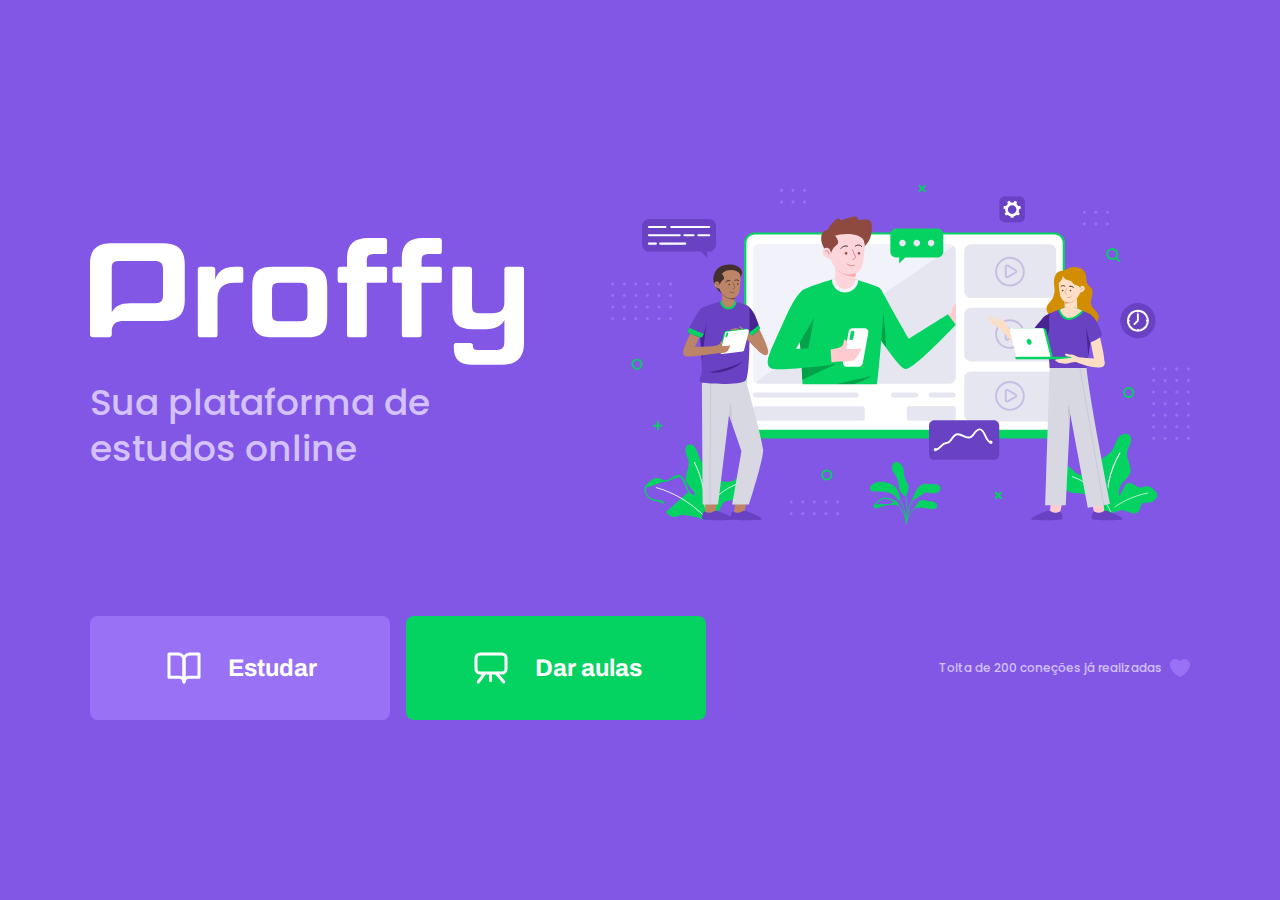
<file: pages/index.html>
<!DOCTYPE html>
<html lang="pt-br">
<head>
    <meta charset="UTF-8">
    <meta name="viewport" content="width=device-width, initial-scale=1.0">
    <title>Proffy</title>
    <link rel="stylesheet" href="/styles/main.css">
    <link rel="stylesheet" href="/styles/partials/page-landing.css">
    <link href="https://fonts.googleapis.com/css2?family=Archivo:wght@400;700&amp;family=Poppins:wght@400;600&amp;display=swap" rel="stylesheet">

</head>
<body id="page-landing">
    <div id="container">
        <div class="logo-container">
            <img src="/images/logo.svg" alt="Proffy">
            <h2>Sua plataforma de estudos online</h2>
        </div>

        <img class="hero-image" src="/images/landing.svg" alt="Plataforma de estudos">

        <div class="buttons-container">
            <a class="study" href="/pages/study.html">
                <img src="/images/icons/study.svg" alt="Estudar">
                Estudar
            </a>

            <a class="teach" href="/teach.html">
                <img src="/images/icons/give-classes.svg" alt="Teach">
                Dar aulas
            </a>
        </div>

        <p class="total-conections">
            Tolta de 200 coneções já realizadas
            <img src="/images/icons/purple-heart.svg" alt="purple-heart">
        </p>
    </div>
    
</body>
</html>
</file>
<file: styles/main.css>
:root {
  --color-background: #F0F0F7;
  --color-primary-lighter: #9871F5;
  --color-primary-light: #916BEA;
  --color-primary: #8257E5;
  --color-primary-dark: #774DD6;
  --color-primary-darker: #6842c2;
  --color-secondary: #04D361;
  --color-secondary-dark: #04BF58;
  --color-title-in-primary: #FFFFFF;
  --color-text-in-primary: #D4C2FF;
  --color-text-title: #32264D;
  --color-text-complement: #9C98A6;
  --color-text-base: #6A6180;
  --color-line-in-white: #E6E6F0;
  --color-input-background: #F8F8FC;
  --color-button-text: #FFFFFF;
  --color-box-base: #FFFFFF;
  --color-box-footer: #FAFAFC;
  --color-small-info: #C1BCCC;
  font-size: 60%; /* controle das medidas rem */
}

* {
  margin: 0;
  padding: 0;
  box-sizing: border-box;
}

html, body {
  height: 100vh;
}

body {
  background: var(--color-background);
  display: flex;
  align-items: center;
  justify-content: center;
}

body, input, button, textarea {
  font: 500 1.6rem Poppins;
  color: var(--color-text-base);
}

#container {
  width: 90vw;
  max-width: 700px;
}

@media (min-width: 700px) {
  :root {
    font-size: 62.5%;
  }
}
</file>
<file: styles/partials/page-landing.css>
#page-landing {
    background-color: var(--color-primary);
}

#page-landing #container {
    color: var(--color-text-in-primary);
}

.logo-container img {
    height: 10rem;
}

.logo-container {
    text-align: center;
    margin-bottom: 3.2rem;
}

.logo-container h2 {
    font-weight: 500;
    font-size: 3.6rem;
    line-height: 4.6rem;
    margin-top: .8rem;
}

.hero-image {
    width: 100%;    
}

.buttons-container {
    display: flex;
    justify-content: center;
    margin: 3.2rem 0;
}

.buttons-container a {
    width: 30rem;
    height: 10.4rem;

    border-radius: .8rem;
    text-decoration-line: none;
    margin-right: 1.6rem;
    font: 700 2.4rem Archivo;

    display: flex;
    align-items: center;
    justify-content: center;

    color: var(--color-button-text);

    transition: backgroud .2s;

}

.buttons-container a img {
    width: 4rem;
    margin-right: 2.4rem;
}

.buttons-container a.study{
    background: var(--color-primary-lighter);
}

.buttons-container a.teach{
    margin-right: 0;
    background: var(--color-secondary);
}

.buttons-container a.study:hover{
    background: var(--color-primary-light);

}

.buttons-container a.teach:hover{
    background: var(--color-secondary-dark);

}

.total-conections {
    font-size: 1.8rem;
    display: flex;
    align-items: center;
    justify-content: center;
}

.total-conections img {
    width: 2rem;
    margin-left: .8rem;
}

@media (max-width:699px) {
    :root{
        font-size: 40%;
    }
}

@media (min-width: 1100px) {
    #page-landing #container{
        max-width: 1100px;
        display: grid;
        grid-template-columns: 2fr 1fr 2fr;
        grid-template-rows: 350px 104px;
        grid-template-areas: 
        "proffy image image"
        "button button texting";
        column-gap: 87px;
        row-gap: 86px;
    }

    .logo-container {
        grid-area: proffy;
        text-align: initial;
        align-self: center;
        margin: 0;
    }

    .logo-container img { 
        height: 127px;
    }
    .hero-image {
        grid-area: image;
        height: 350px;
    }
    .buttons-container {
        grid-area: button;
        justify-content: flex-start;
        margin: 0;
    }
    .total-conections {
        grid-area: texting;
        justify-self: end;
        font-size: 1.2rem;
    }
}
</file>
